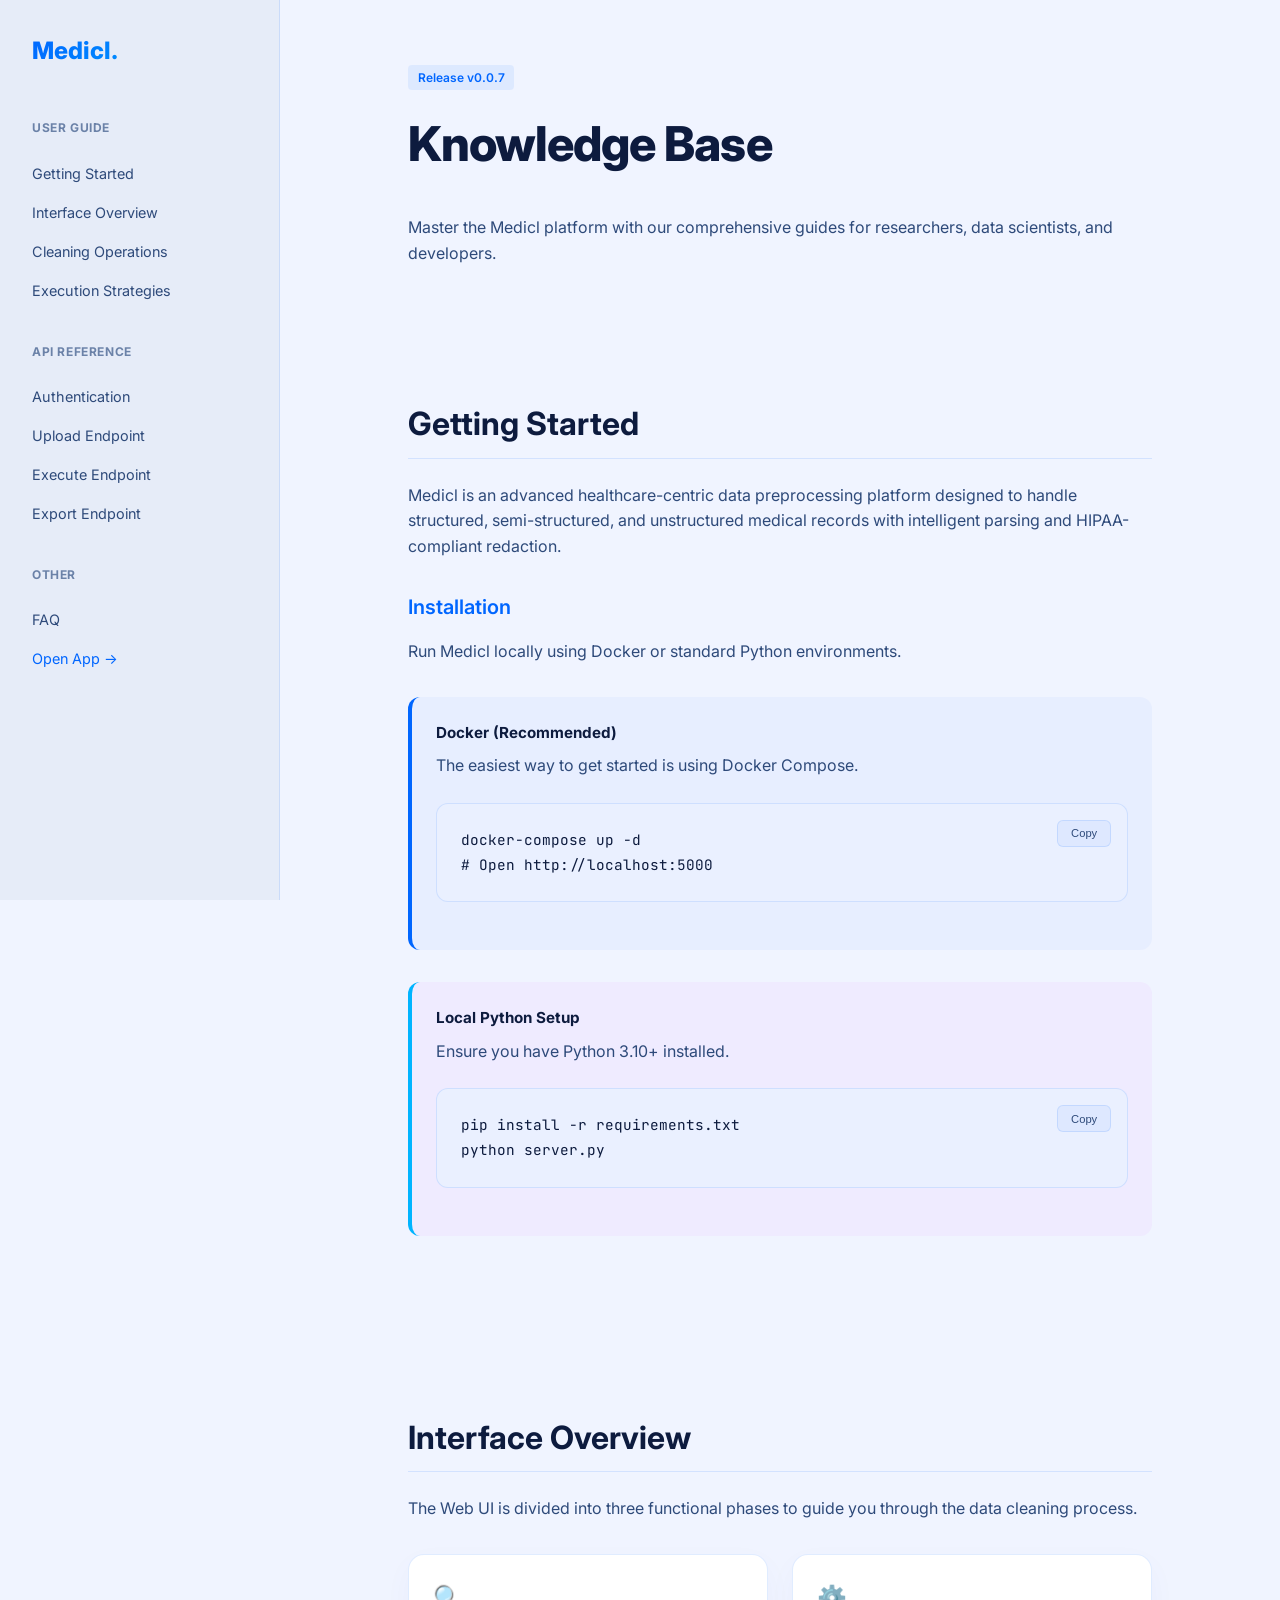
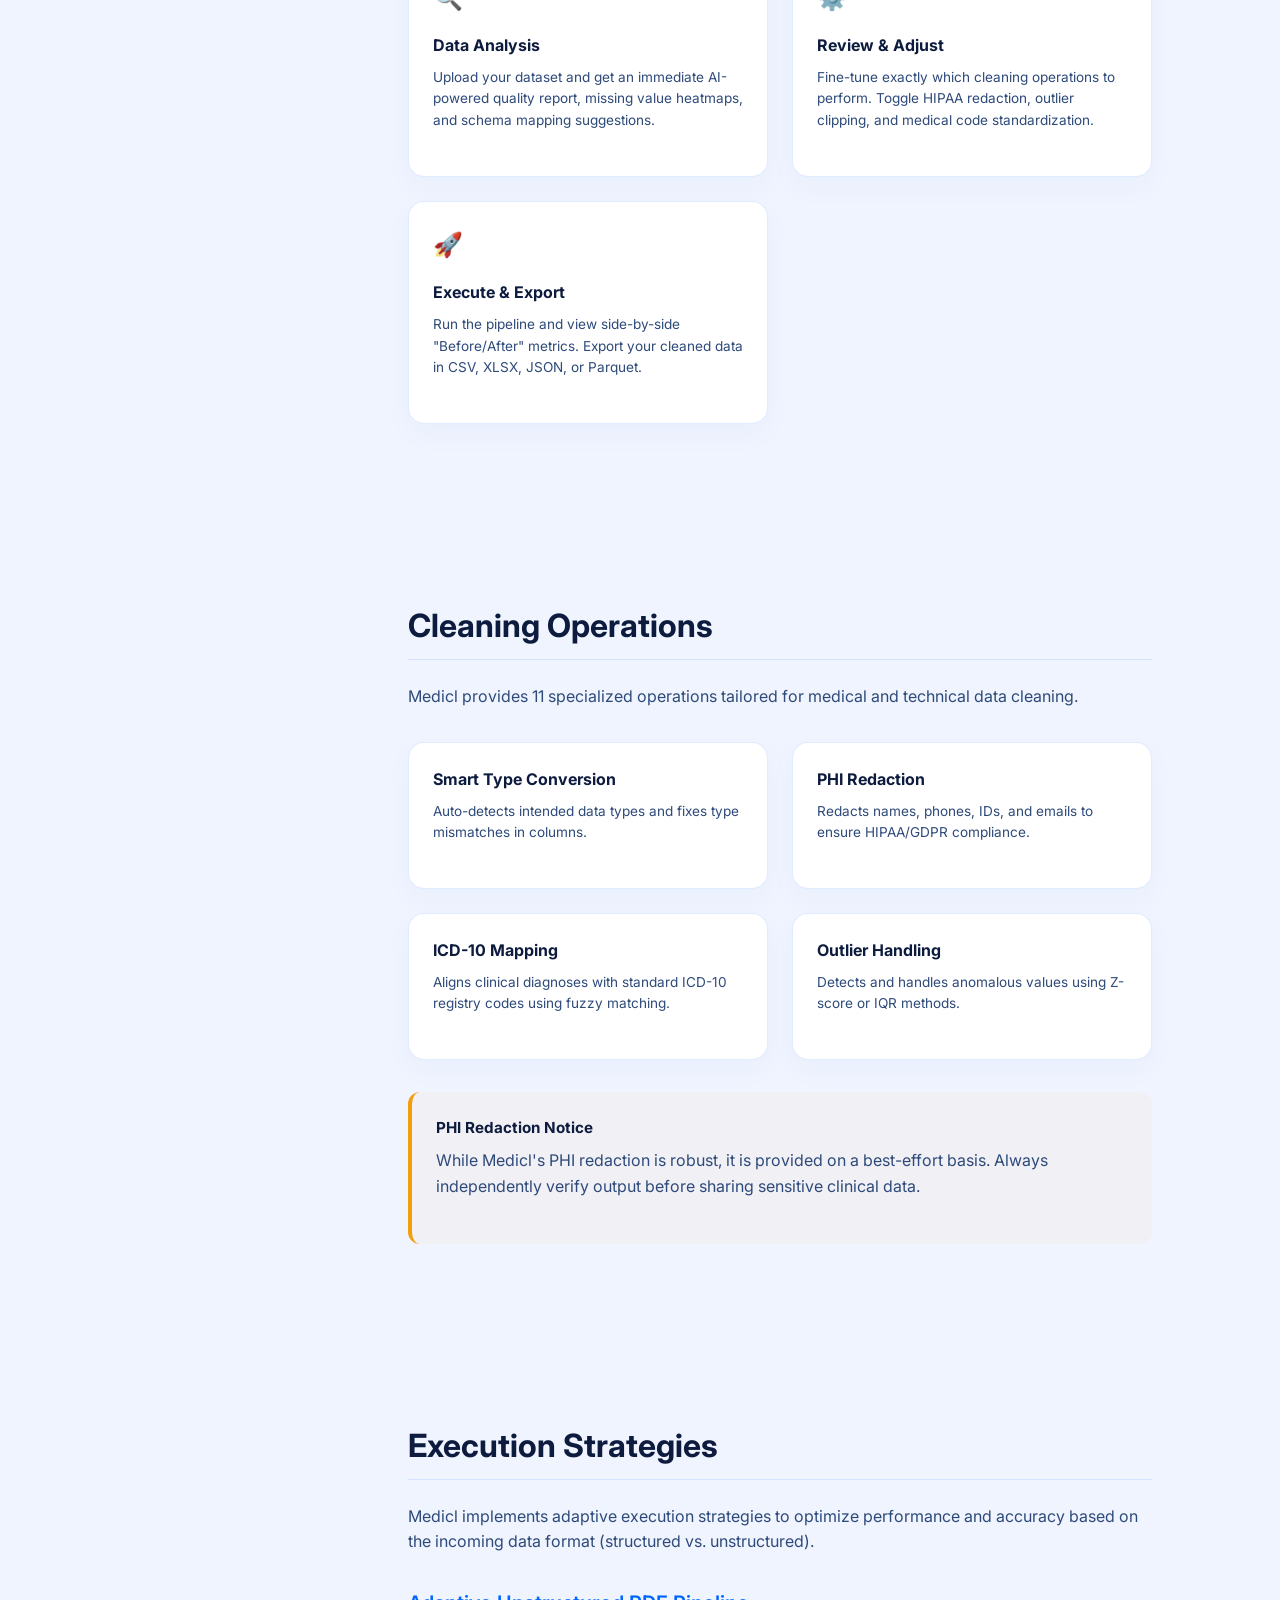
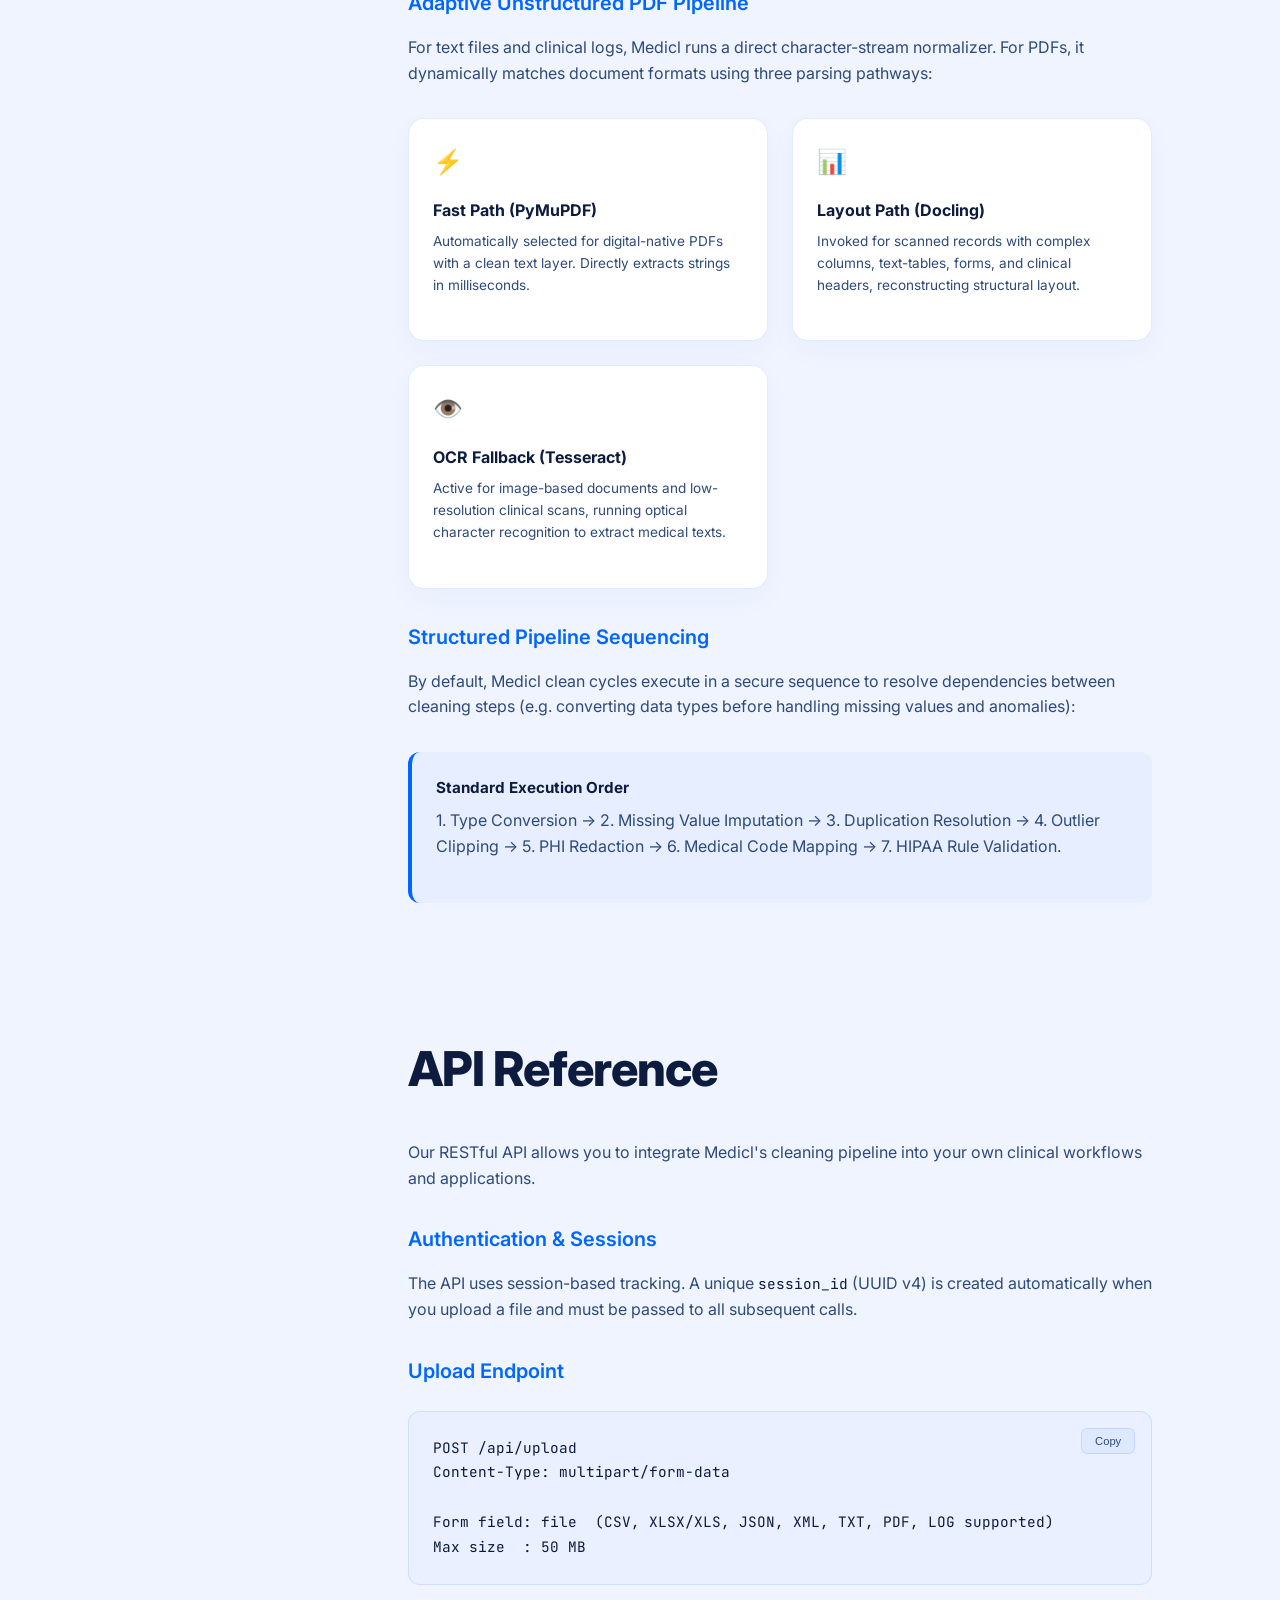
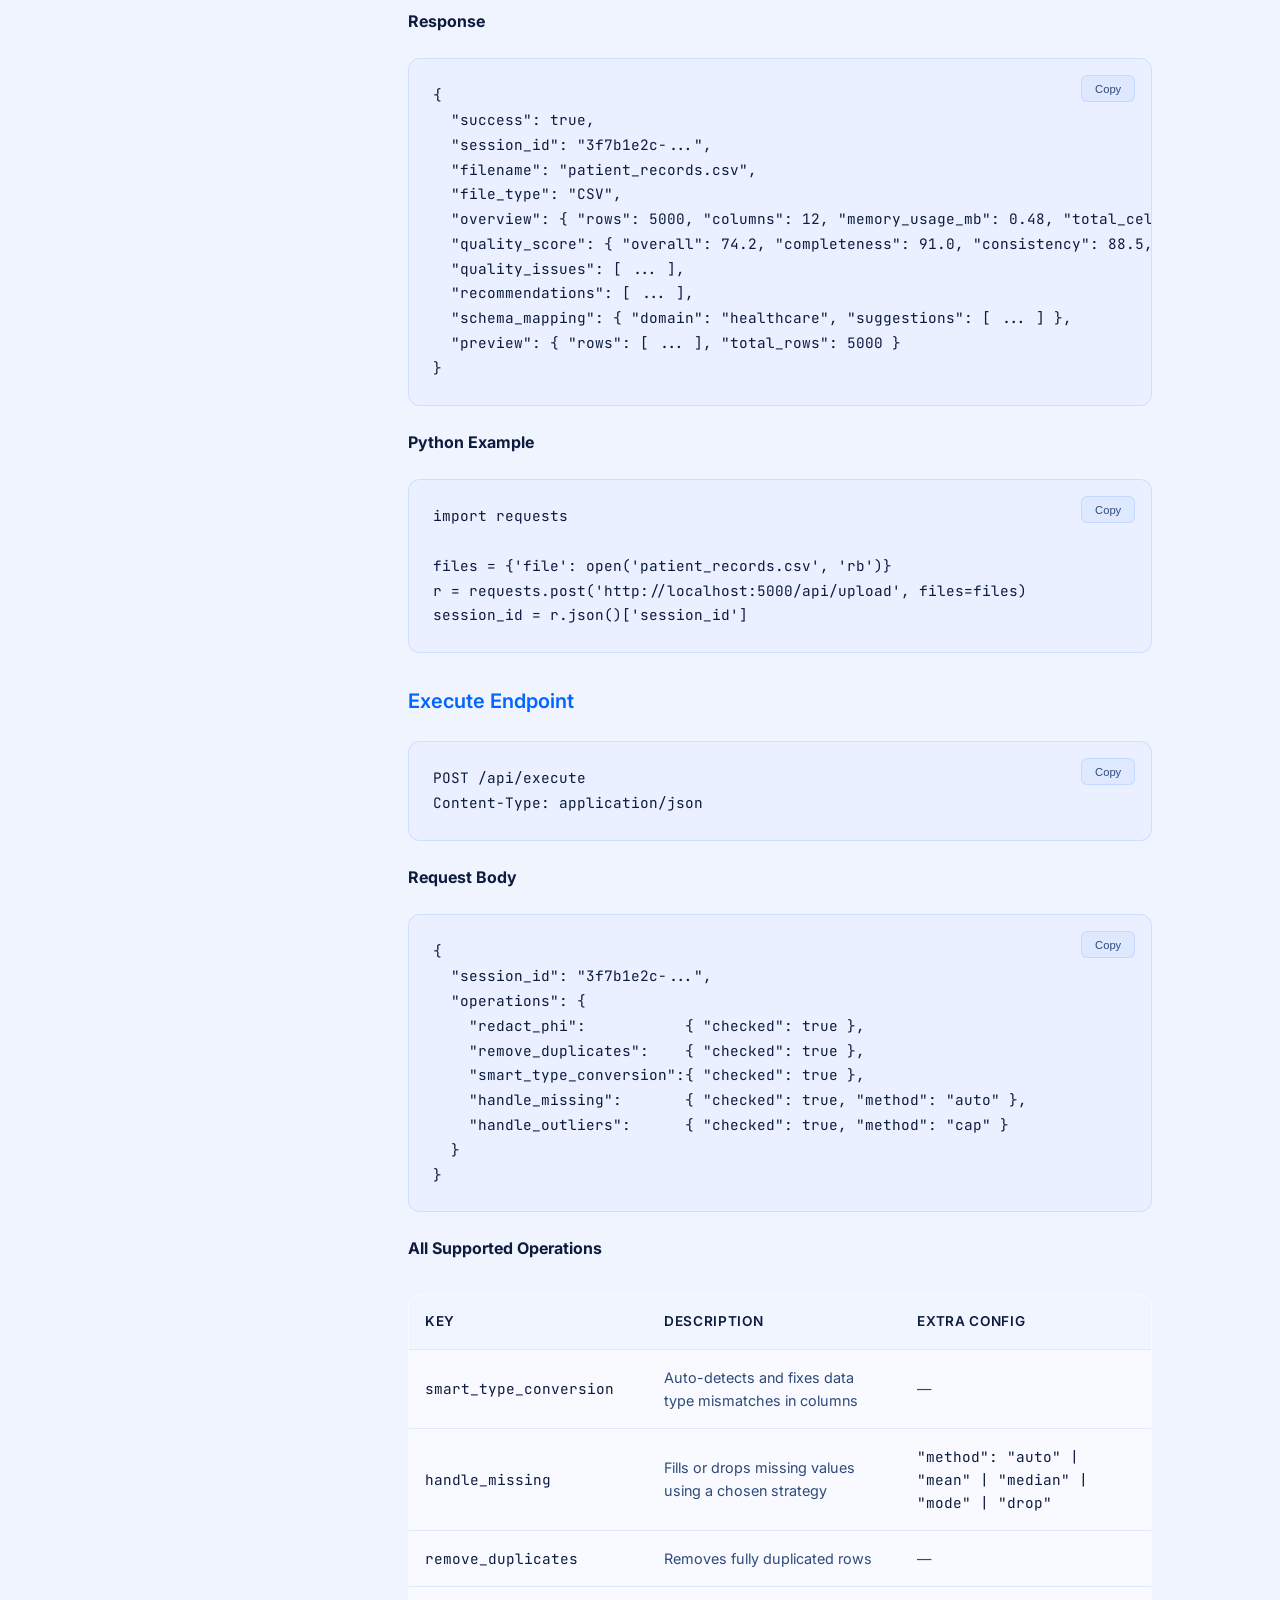
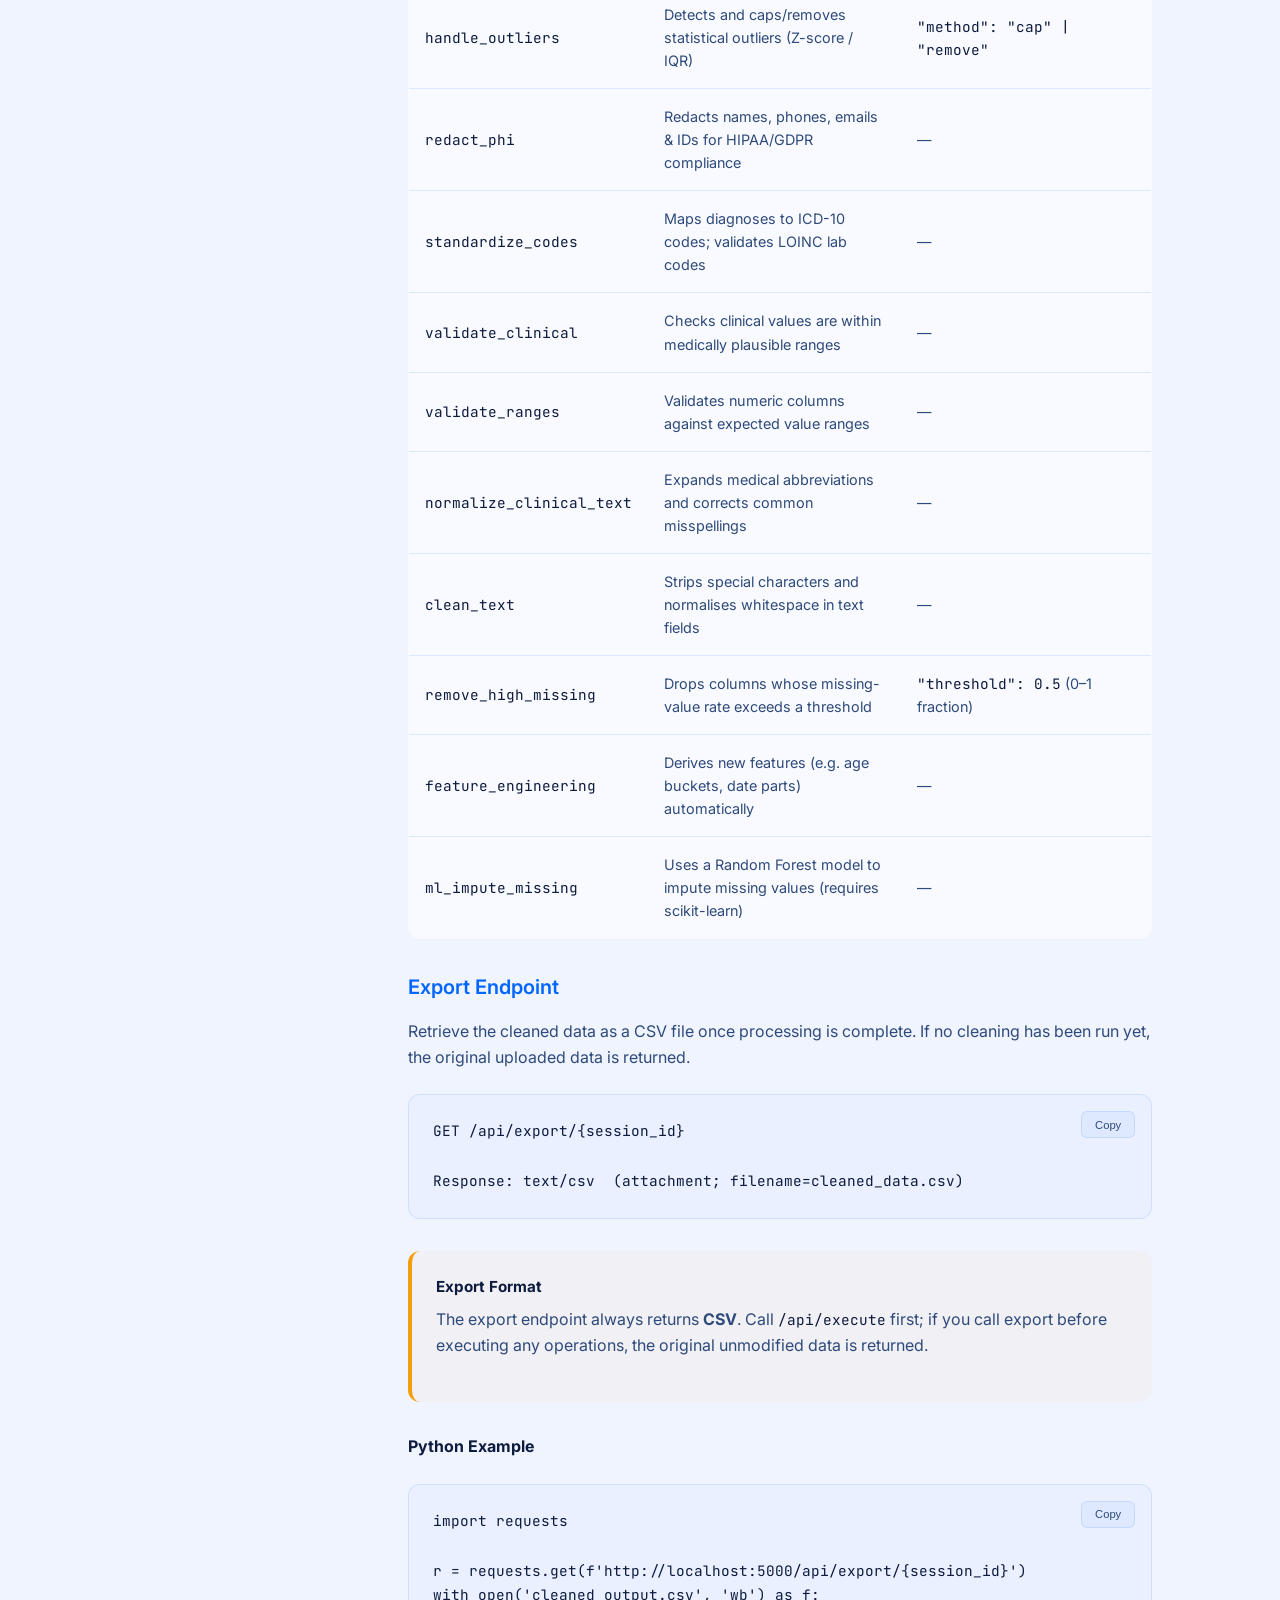
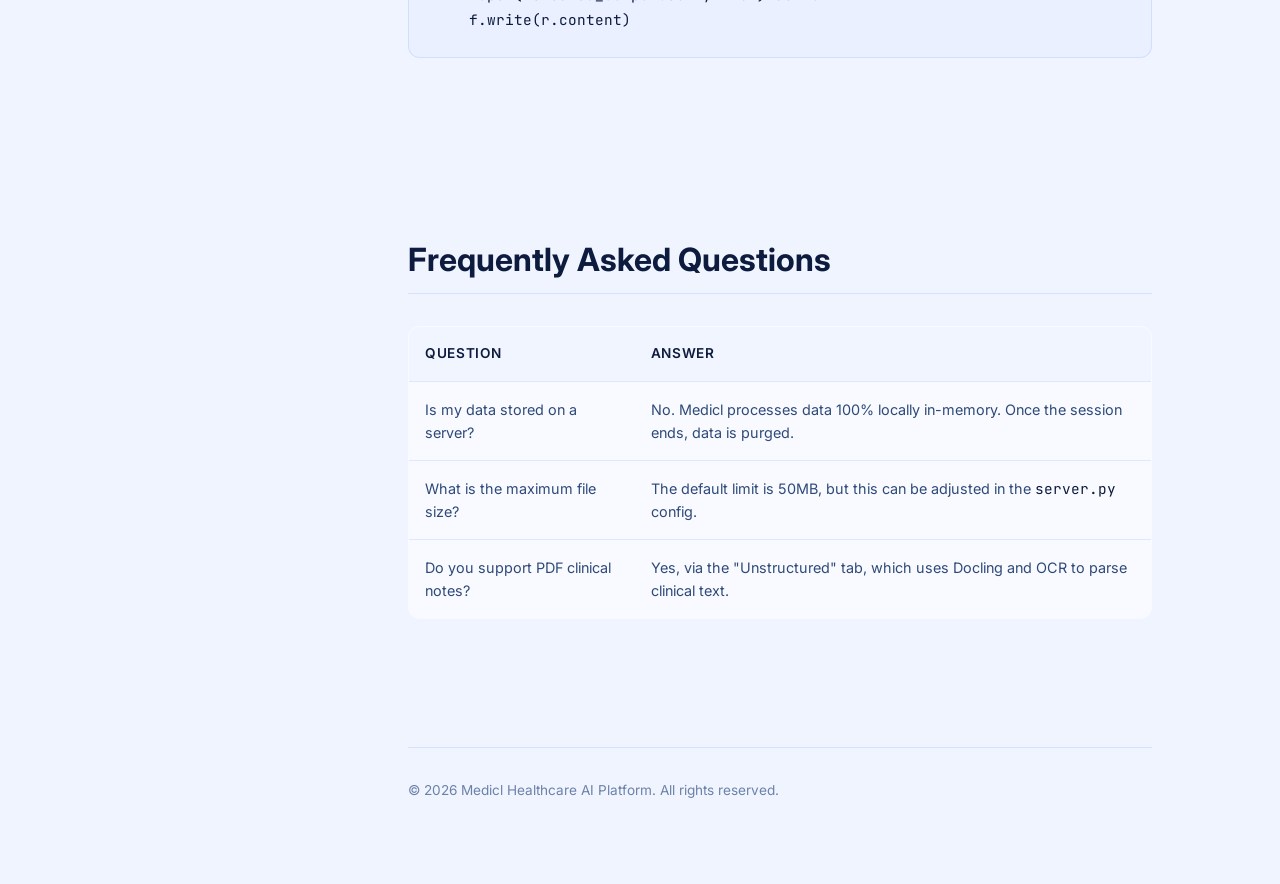
<file: web/templates/docs.html>
<!DOCTYPE html>
<html lang="en">

<head>
    <meta charset="UTF-8">
    <meta name="viewport" content="width=device-width, initial-scale=1.0">
    <title>Medicl Documentation | Smart Data Preprocessing</title>
    <link
        href="https://fonts.googleapis.com/css2?family=Inter:wght@400;500;600;700;800&family=JetBrains+Mono:wght@400;500&display=swap"
        rel="stylesheet">
    <style>
        :root {
            --bg-primary: #F0F4FF;
            --bg-sidebar: #E6ECF8;
            --bg-card: #ffffff;
            --accent-primary: #0066FF;
            --accent-secondary: #00B4FF;
            --accent-gradient: linear-gradient(135deg, #0066FF, #00B4FF);
            --text-primary: #0D1B3E;
            --text-secondary: #2E4A7A;
            --text-muted: #6B82A8;
            --border-color: rgba(0, 102, 255, 0.12);
            --code-bg: #EAF0FF;
            --sidebar-width: 280px;
        }

        * {
            margin: 0;
            padding: 0;
            box-sizing: border-box;
        }

        body {
            font-family: 'Inter', sans-serif;
            background-color: var(--bg-primary);
            color: var(--text-primary);
            line-height: 1.6;
            scroll-behavior: smooth;
        }

        /* Sidebar */
        .sidebar {
            position: fixed;
            left: 0;
            top: 0;
            bottom: 0;
            width: var(--sidebar-width);
            background: var(--bg-sidebar);
            border-right: 1px solid var(--border-color);
            padding: 2rem;
            overflow-y: auto;
            z-index: 100;
        }

        .sidebar-logo {
            font-size: 1.5rem;
            font-weight: 800;
            background: var(--accent-gradient);
            -webkit-background-clip: text;
            background-clip: text;
            -webkit-text-fill-color: transparent;
            margin-bottom: 3rem;
            display: block;
            text-decoration: none;
        }

        .nav-group {
            margin-bottom: 2rem;
        }

        .nav-group-title {
            font-size: 0.75rem;
            font-weight: 700;
            text-transform: uppercase;
            color: var(--text-muted);
            letter-spacing: 0.05em;
            margin-bottom: 1rem;
        }

        .nav-link {
            display: block;
            padding: 0.5rem 0;
            color: var(--text-secondary);
            text-decoration: none;
            font-size: 0.9rem;
            transition: color 0.2s;
        }

        .nav-link:hover {
            color: var(--accent-primary);
        }

        .nav-link.active {
            color: var(--accent-primary);
            font-weight: 600;
        }

        /* Main Content */
        .main-content {
            margin-left: var(--sidebar-width);
            padding: 4rem 8rem 8rem;
            max-width: 1200px;
        }

        section {
            padding-top: 4rem;
            margin-bottom: 4rem;
        }

        h1 {
            font-size: 3rem;
            font-weight: 800;
            margin-bottom: 2rem;
            letter-spacing: -0.02em;
            color: var(--text-primary);
        }

        h2 {
            font-size: 2rem;
            font-weight: 700;
            margin-bottom: 1.5rem;
            margin-top: 3rem;
            border-bottom: 1px solid var(--border-color);
            padding-bottom: 0.5rem;
            color: var(--text-primary);
        }

        h3 {
            font-size: 1.25rem;
            font-weight: 600;
            margin-bottom: 1rem;
            margin-top: 2rem;
            color: var(--accent-primary);
        }

        p {
            margin-bottom: 1.25rem;
            color: var(--text-secondary);
        }

        .tag {
            display: inline-block;
            padding: 0.2rem 0.6rem;
            border-radius: 4px;
            background: rgba(0, 102, 255, 0.08);
            color: #0066FF;
            font-size: 0.75rem;
            font-weight: 600;
            margin-bottom: 1rem;
        }

        /* Code Blocks */
        pre {
            background: var(--code-bg);
            padding: 1.5rem;
            border-radius: 12px;
            border: 1px solid var(--border-color);
            overflow-x: auto;
            margin: 1.5rem 0;
            position: relative;
        }

        code {
            font-family: 'JetBrains Mono', monospace;
            font-size: 0.9rem;
            color: var(--text-primary);
        }

        .copy-btn {
            position: absolute;
            right: 1rem;
            top: 1rem;
            background: rgba(0, 102, 255, 0.05);
            border: 1px solid var(--border-color);
            padding: 0.4rem 0.8rem;
            border-radius: 6px;
            color: var(--text-secondary);
            font-size: 0.7rem;
            cursor: pointer;
            transition: all 0.2s;
        }

        .copy-btn:hover {
            background: rgba(0, 102, 255, 0.1);
            color: var(--text-primary);
        }

        /* Tables */
        table {
            width: 100%;
            border-collapse: collapse;
            margin: 2rem 0;
            background: rgba(255, 255, 255, 0.6);
            border-radius: 12px;
            overflow: hidden;
            border: 1px solid var(--border-color);
        }

        th,
        td {
            padding: 1rem;
            text-align: left;
            border-bottom: 1px solid var(--border-color);
        }

        th {
            background: rgba(0, 102, 255, 0.03);
            font-weight: 600;
            color: var(--text-primary);
            font-size: 0.85rem;
            text-transform: uppercase;
            letter-spacing: 0.05em;
        }

        td {
            color: var(--text-secondary);
            font-size: 0.9rem;
        }

        /* Callouts */
        .callout {
            padding: 1.5rem;
            border-radius: 12px;
            border-left: 4px solid var(--accent-primary);
            background: rgba(0, 102, 255, 0.04);
            margin: 2rem 0;
        }

        .callout.warning {
            border-left-color: #f59e0b;
            background: rgba(245, 158, 11, 0.04);
        }

        .callout-title {
            font-weight: 700;
            margin-bottom: 0.5rem;
            font-size: 0.95rem;
            color: var(--text-primary);
        }

        /* Operation Cards */
        .ops-grid {
            display: grid;
            grid-template-columns: repeat(auto-fit, minmax(280px, 1fr));
            gap: 1.5rem;
            margin: 2rem 0;
        }

        .op-card {
            background: var(--bg-card);
            border: 1px solid var(--border-color);
            padding: 1.5rem;
            border-radius: 16px;
            transition: transform 0.2s;
            box-shadow: 0 10px 30px rgba(0, 60, 180, 0.03);
        }

        .op-card:hover {
            border-color: var(--accent-primary);
            transform: translateY(-4px);
            box-shadow: 0 15px 35px rgba(0, 102, 255, 0.08);
        }

        .op-icon {
            font-size: 1.5rem;
            margin-bottom: 1rem;
            display: block;
        }

        .op-title {
            font-weight: 700;
            margin-bottom: 0.5rem;
            display: block;
            color: var(--text-primary);
        }

        .op-desc {
            font-size: 0.85rem;
            color: var(--text-secondary);
        }

        /* Responsive */
        @media (max-width: 1024px) {
            .main-content {
                margin-left: 0;
                padding: 2rem;
            }

            .sidebar {
                display: none;
            }
        }
    </style>
</head>

<body>

    <aside class="sidebar">
        <a href="/" class="sidebar-logo">Medicl.</a>

        <nav>
            <div class="nav-group">
                <div class="nav-group-title">User Guide</div>
                <a href="#getting-started" class="nav-link">Getting Started</a>
                <a href="#interface" class="nav-link">Interface Overview</a>
                <a href="#operations" class="nav-link">Cleaning Operations</a>
                <a href="#strategies" class="nav-link">Execution Strategies</a>
            </div>

            <div class="nav-group">
                <div class="nav-group-title">API Reference</div>
                <a href="#api-auth" class="nav-link">Authentication</a>
                <a href="#api-upload" class="nav-link">Upload Endpoint</a>
                <a href="#api-execute" class="nav-link">Execute Endpoint</a>
                <a href="#api-export" class="nav-link">Export Endpoint</a>
            </div>

            <div class="nav-group">
                <div class="nav-group-title">Other</div>
                <a href="#faq" class="nav-link">FAQ</a>
                <a href="/app" class="nav-link" style="color: var(--accent-primary)">Open App →</a>
            </div>
        </nav>
    </aside>

    <main class="main-content">
        <header>
            <span class="tag">Release v0.0.7</span>
            <h1>Knowledge Base</h1>
            <p>Master the Medicl platform with our comprehensive guides for researchers, data scientists, and
                developers.</p>
        </header>

        <section id="getting-started">
            <h2>Getting Started</h2>
            <p>Medicl is an advanced healthcare-centric data preprocessing platform designed to handle structured,
                semi-structured, and unstructured medical records with intelligent parsing and HIPAA-compliant
                redaction.</p>

            <h3>Installation</h3>
            <p>Run Medicl locally using Docker or standard Python environments.</p>

            <div class="callout">
                <div class="callout-title">Docker (Recommended)</div>
                <p>The easiest way to get started is using Docker Compose.</p>
                <pre><button class="copy-btn">Copy</button><code>docker-compose up -d
# Open http://localhost:5000</code></pre>
            </div>

            <div class="callout"
                style="border-left-color: var(--accent-secondary); background: rgba(217, 70, 239, 0.05);">
                <div class="callout-title">Local Python Setup</div>
                <p>Ensure you have Python 3.10+ installed.</p>
                <pre><button class="copy-btn">Copy</button><code>pip install -r requirements.txt
python server.py</code></pre>
            </div>
        </section>

        <section id="interface">
            <h2>Interface Overview</h2>
            <p>The Web UI is divided into three functional phases to guide you through the data cleaning process.</p>

            <div class="ops-grid">
                <div class="op-card">
                    <span class="op-icon">🔍</span>
                    <span class="op-title">Data Analysis</span>
                    <p class="op-desc">Upload your dataset and get an immediate AI-powered quality report, missing value
                        heatmaps, and schema mapping suggestions.</p>
                </div>
                <div class="op-card">
                    <span class="op-icon">⚙️</span>
                    <span class="op-title">Review & Adjust</span>
                    <p class="op-desc">Fine-tune exactly which cleaning operations to perform. Toggle HIPAA redaction,
                        outlier clipping, and medical code standardization.</p>
                </div>
                <div class="op-card">
                    <span class="op-icon">🚀</span>
                    <span class="op-title">Execute & Export</span>
                    <p class="op-desc">Run the pipeline and view side-by-side "Before/After" metrics. Export your
                        cleaned data in CSV, XLSX, JSON, or Parquet.</p>
                </div>
            </div>
        </section>

        <section id="operations">
            <h2>Cleaning Operations</h2>
            <p>Medicl provides 11 specialized operations tailored for medical and technical data cleaning.</p>

            <div class="ops-grid">
                <div class="op-card">
                    <span class="op-title">Smart Type Conversion</span>
                    <p class="op-desc">Auto-detects intended data types and fixes type mismatches in columns.</p>
                </div>
                <div class="op-card">
                    <span class="op-title">PHI Redaction</span>
                    <p class="op-desc">Redacts names, phones, IDs, and emails to ensure HIPAA/GDPR compliance.</p>
                </div>
                <div class="op-card">
                    <span class="op-title">ICD-10 Mapping</span>
                    <p class="op-desc">Aligns clinical diagnoses with standard ICD-10 registry codes using fuzzy
                        matching.</p>
                </div>
                <div class="op-card">
                    <span class="op-title">Outlier Handling</span>
                    <p class="op-desc">Detects and handles anomalous values using Z-score or IQR methods.</p>
                </div>
            </div>

            <div class="callout warning">
                <div class="callout-title">PHI Redaction Notice</div>
                <p>While Medicl's PHI redaction is robust, it is provided on a best-effort basis. Always independently
                    verify output before sharing sensitive clinical data.</p>
            </div>
        </section>

        <section id="strategies">
            <h2>Execution Strategies</h2>
            <p>Medicl implements adaptive execution strategies to optimize performance and accuracy based on the incoming data format (structured vs. unstructured).</p>

            <h3>Adaptive Unstructured PDF Pipeline</h3>
            <p>For text files and clinical logs, Medicl runs a direct character-stream normalizer. For PDFs, it dynamically matches document formats using three parsing pathways:</p>

            <div class="ops-grid">
                <div class="op-card">
                    <span class="op-icon">⚡</span>
                    <span class="op-title">Fast Path (PyMuPDF)</span>
                    <p class="op-desc">Automatically selected for digital-native PDFs with a clean text layer. Directly extracts strings in milliseconds.</p>
                </div>
                <div class="op-card">
                    <span class="op-icon">📊</span>
                    <span class="op-title">Layout Path (Docling)</span>
                    <p class="op-desc">Invoked for scanned records with complex columns, text-tables, forms, and clinical headers, reconstructing structural layout.</p>
                </div>
                <div class="op-card">
                    <span class="op-icon">👁️</span>
                    <span class="op-title">OCR Fallback (Tesseract)</span>
                    <p class="op-desc">Active for image-based documents and low-resolution clinical scans, running optical character recognition to extract medical texts.</p>
                </div>
            </div>

            <h3>Structured Pipeline Sequencing</h3>
            <p>By default, Medicl clean cycles execute in a secure sequence to resolve dependencies between cleaning steps (e.g. converting data types before handling missing values and anomalies):</p>
            
            <div class="callout">
                <div class="callout-title">Standard Execution Order</div>
                <p>1. Type Conversion &rarr; 2. Missing Value Imputation &rarr; 3. Duplication Resolution &rarr; 4. Outlier Clipping &rarr; 5. PHI Redaction &rarr; 6. Medical Code Mapping &rarr; 7. HIPAA Rule Validation.</p>
            </div>
        </section>

        <section id="api-reference">
            <h1>API Reference</h1>
            <p>Our RESTful API allows you to integrate Medicl's cleaning pipeline into your own clinical workflows and
                applications.</p>

            <h3 id="api-auth">Authentication &amp; Sessions</h3>
            <p>The API uses session-based tracking. A unique <code>session_id</code> (UUID v4) is created automatically
                when you upload a file and must be passed to all subsequent calls.</p>

            <h3 id="api-upload">Upload Endpoint</h3>
            <pre><button class="copy-btn">Copy</button><code>POST /api/upload
Content-Type: multipart/form-data

Form field: file  (CSV, XLSX/XLS, JSON, XML, TXT, PDF, LOG supported)
Max size  : 50 MB</code></pre>

            <h4>Response</h4>
            <pre><button class="copy-btn">Copy</button><code>{
  "success": true,
  "session_id": "3f7b1e2c-...",
  "filename": "patient_records.csv",
  "file_type": "CSV",
  "overview": { "rows": 5000, "columns": 12, "memory_usage_mb": 0.48, "total_cells": 60000 },
  "quality_score": { "overall": 74.2, "completeness": 91.0, "consistency": 88.5, ... },
  "quality_issues": [ ... ],
  "recommendations": [ ... ],
  "schema_mapping": { "domain": "healthcare", "suggestions": [ ... ] },
  "preview": { "rows": [ ... ], "total_rows": 5000 }
}</code></pre>

            <h4>Python Example</h4>
            <pre><button class="copy-btn">Copy</button><code>import requests

files = {'file': open('patient_records.csv', 'rb')}
r = requests.post('http://localhost:5000/api/upload', files=files)
session_id = r.json()['session_id']</code></pre>

            <h3 id="api-execute">Execute Endpoint</h3>
            <pre><button class="copy-btn">Copy</button><code>POST /api/execute
Content-Type: application/json</code></pre>

            <h4>Request Body</h4>
            <pre><button class="copy-btn">Copy</button><code>{
  "session_id": "3f7b1e2c-...",
  "operations": {
    "redact_phi":           { "checked": true },
    "remove_duplicates":    { "checked": true },
    "smart_type_conversion":{ "checked": true },
    "handle_missing":       { "checked": true, "method": "auto" },
    "handle_outliers":      { "checked": true, "method": "cap" }
  }
}</code></pre>

            <h4>All Supported Operations</h4>
            <table>
                <tr>
                    <th>Key</th>
                    <th>Description</th>
                    <th>Extra Config</th>
                </tr>
                <tr>
                    <td><code>smart_type_conversion</code></td>
                    <td>Auto-detects and fixes data type mismatches in columns</td>
                    <td>—</td>
                </tr>
                <tr>
                    <td><code>handle_missing</code></td>
                    <td>Fills or drops missing values using a chosen strategy</td>
                    <td><code>"method": "auto" | "mean" | "median" | "mode" | "drop"</code></td>
                </tr>
                <tr>
                    <td><code>remove_duplicates</code></td>
                    <td>Removes fully duplicated rows</td>
                    <td>—</td>
                </tr>
                <tr>
                    <td><code>handle_outliers</code></td>
                    <td>Detects and caps/removes statistical outliers (Z-score / IQR)</td>
                    <td><code>"method": "cap" | "remove"</code></td>
                </tr>
                <tr>
                    <td><code>redact_phi</code></td>
                    <td>Redacts names, phones, emails &amp; IDs for HIPAA/GDPR compliance</td>
                    <td>—</td>
                </tr>
                <tr>
                    <td><code>standardize_codes</code></td>
                    <td>Maps diagnoses to ICD-10 codes; validates LOINC lab codes</td>
                    <td>—</td>
                </tr>
                <tr>
                    <td><code>validate_clinical</code></td>
                    <td>Checks clinical values are within medically plausible ranges</td>
                    <td>—</td>
                </tr>
                <tr>
                    <td><code>validate_ranges</code></td>
                    <td>Validates numeric columns against expected value ranges</td>
                    <td>—</td>
                </tr>
                <tr>
                    <td><code>normalize_clinical_text</code></td>
                    <td>Expands medical abbreviations and corrects common misspellings</td>
                    <td>—</td>
                </tr>
                <tr>
                    <td><code>clean_text</code></td>
                    <td>Strips special characters and normalises whitespace in text fields</td>
                    <td>—</td>
                </tr>
                <tr>
                    <td><code>remove_high_missing</code></td>
                    <td>Drops columns whose missing-value rate exceeds a threshold</td>
                    <td><code>"threshold": 0.5</code> (0–1 fraction)</td>
                </tr>
                <tr>
                    <td><code>feature_engineering</code></td>
                    <td>Derives new features (e.g. age buckets, date parts) automatically</td>
                    <td>—</td>
                </tr>
                <tr>
                    <td><code>ml_impute_missing</code></td>
                    <td>Uses a Random Forest model to impute missing values (requires scikit-learn)</td>
                    <td>—</td>
                </tr>
            </table>

            <h3 id="api-export">Export Endpoint</h3>
            <p>Retrieve the cleaned data as a CSV file once processing is complete. If no cleaning has been run yet, the
                original uploaded data is returned.</p>
            <pre><button class="copy-btn">Copy</button><code>GET /api/export/{session_id}

Response: text/csv  (attachment; filename=cleaned_data.csv)</code></pre>

            <div class="callout warning">
                <div class="callout-title">Export Format</div>
                <p>The export endpoint always returns <strong>CSV</strong>. Call <code>/api/execute</code> first; if you
                    call export before executing any operations, the original unmodified data is returned.</p>
            </div>

            <h4>Python Example</h4>
            <pre><button class="copy-btn">Copy</button><code>import requests

r = requests.get(f'http://localhost:5000/api/export/{session_id}')
with open('cleaned_output.csv', 'wb') as f:
    f.write(r.content)</code></pre>
        </section>

        <section id="faq">
            <h2>Frequently Asked Questions</h2>
            <table>
                <tr>
                    <th>Question</th>
                    <th>Answer</th>
                </tr>
                <tr>
                    <td>Is my data stored on a server?</td>
                    <td>No. Medicl processes data 100% locally in-memory. Once the session ends, data is purged.</td>
                </tr>
                <tr>
                    <td>What is the maximum file size?</td>
                    <td>The default limit is 50MB, but this can be adjusted in the <code>server.py</code> config.</td>
                </tr>
                <tr>
                    <td>Do you support PDF clinical notes?</td>
                    <td>Yes, via the "Unstructured" tab, which uses Docling and OCR to parse clinical text.</td>
                </tr>
            </table>
        </section>

        <footer
            style="margin-top: 8rem; border-top: 1px solid var(--border-color); padding-top: 2rem; color: var(--text-muted); font-size: 0.85rem;">
            &copy; 2026 Medicl Healthcare AI Platform. All rights reserved.
        </footer>
    </main>

    <script>
        // Simple scroll spy logic
        const links = document.querySelectorAll('.nav-link');
        const sections = document.querySelectorAll('section');

        window.addEventListener('scroll', () => {
            let current = '';
            sections.forEach(section => {
                const sectionTop = section.offsetTop;
                if (pageYOffset >= sectionTop - 100) {
                    current = section.getAttribute('id');
                }
            });

            links.forEach(link => {
                link.classList.remove('active');
                if (link.getAttribute('href').includes(current)) {
                    link.classList.add('active');
                }
            });
        });

        // Copy button logic
        document.querySelectorAll('.copy-btn').forEach(btn => {
            btn.addEventListener('click', () => {
                const code = btn.nextElementSibling.innerText;
                navigator.clipboard.writeText(code);
                btn.innerText = 'Copied!';
                setTimeout(() => btn.innerText = 'Copy', 2000);
            });
        });
    </aside >
</body >
</html >
</file>
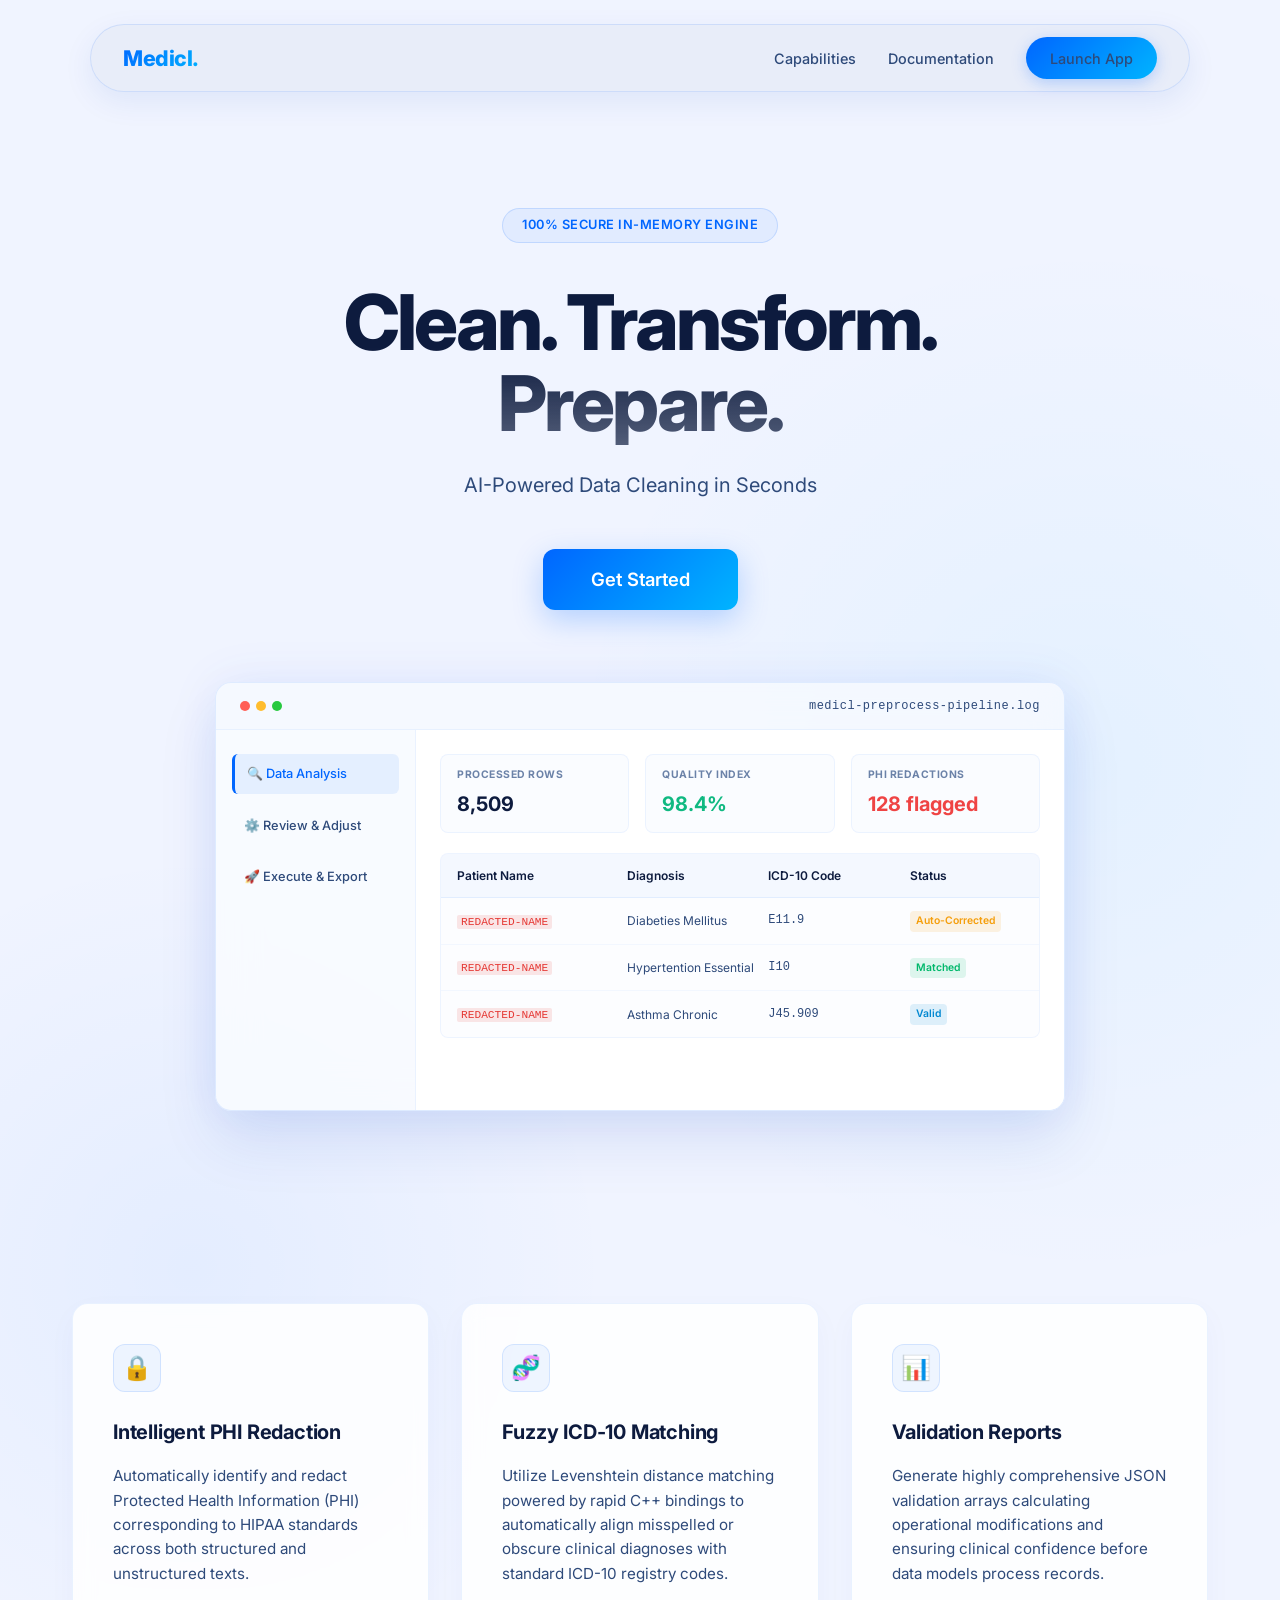
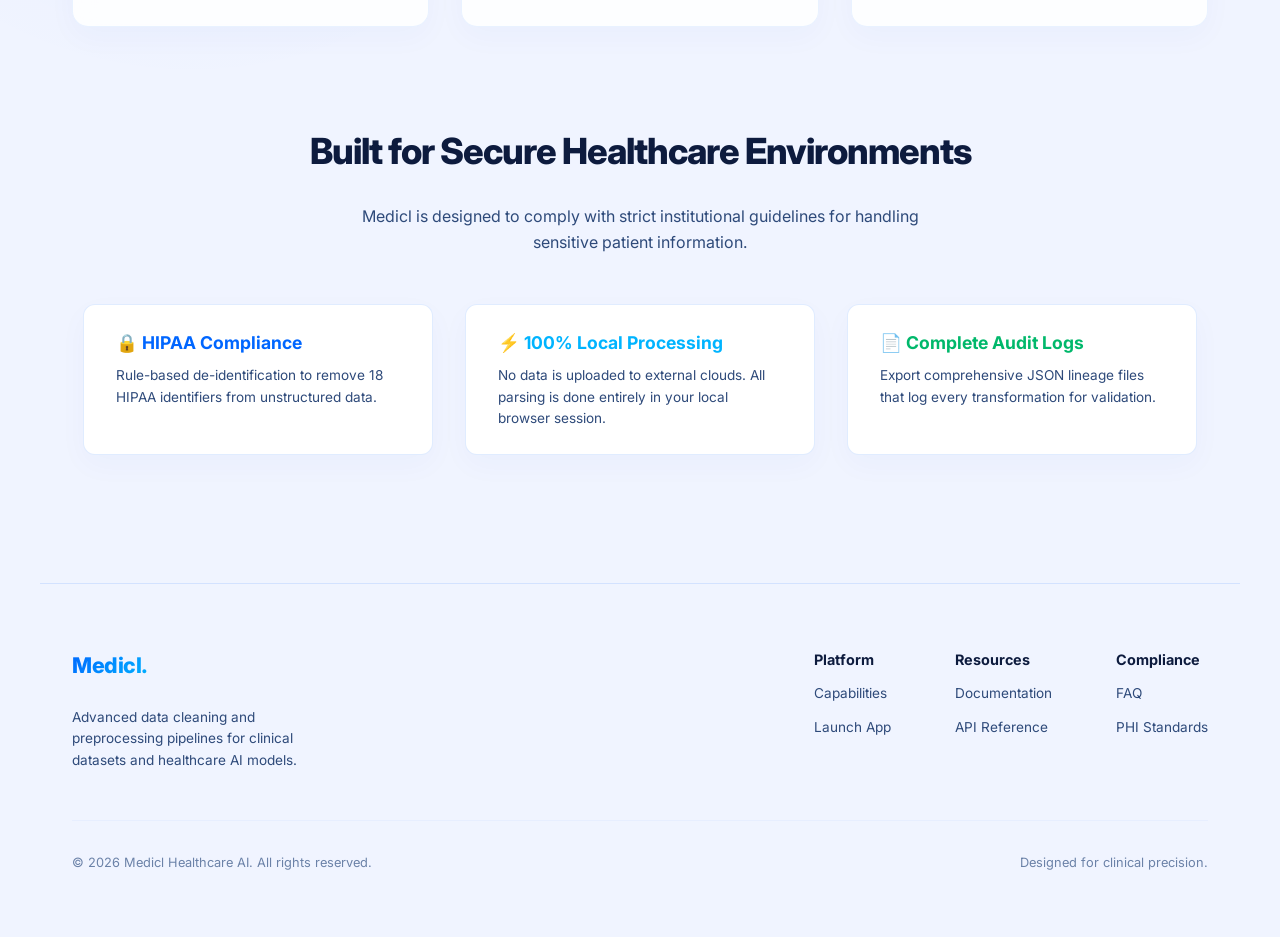
<file: web/templates/landing.html>
<!DOCTYPE html>
<html lang="en">
<head>
    <meta charset="UTF-8">
    <meta name="viewport" content="width=device-width, initial-scale=1.0">
    <title>Medicl | Smart Data Preprocessing Platform</title>
    <link href="https://fonts.googleapis.com/css2?family=Inter:wght@400;500;600;700;800&display=swap" rel="stylesheet">
    <style>
        :root {
            --bg-primary: #F0F4FF;
            --bg-secondary: #E6ECF8;
            --bg-nav: rgba(230, 236, 248, 0.8);
            --text-primary: #0D1B3E;
            --text-secondary: #2E4A7A;
            --text-muted: #6B82A8;
            --accent-primary: #0066FF;
            --accent-secondary: #00B4FF;
            --accent-gradient: linear-gradient(135deg, #0066FF, #00B4FF);
            --accent-glow: rgba(0, 180, 255, 0.25);
        }

        * { margin: 0; padding: 0; box-sizing: border-box; }

        body {
            font-family: 'Inter', sans-serif;
            background-color: var(--bg-primary);
            color: var(--text-primary);
            line-height: 1.6;
            overflow-x: hidden;
            background-image: 
                radial-gradient(circle at 15% 50%, rgba(0, 102, 255, 0.05), transparent 25%),
                radial-gradient(circle at 85% 30%, rgba(0, 180, 255, 0.05), transparent 25%);
        }

        /* Navbar */
        nav {
            position: fixed;
            top: 1.5rem; left: 50%; transform: translateX(-50%);
            width: calc(100% - 3rem); max-width: 1100px;
            background: var(--bg-nav);
            backdrop-filter: blur(16px);
            -webkit-backdrop-filter: blur(16px);
            border: 1px solid rgba(0, 102, 255, 0.12);
            border-radius: 100px;
            z-index: 1000;
            box-shadow: 0 10px 30px rgba(0, 60, 180, 0.08);
            transition: all 0.3s ease;
        }

        .nav-container {
            max-width: 1200px; margin: 0 auto;
            padding: 0.75rem 2rem;
            display: flex; justify-content: space-between; align-items: center;
        }

        .logo {
            font-size: 1.35rem; font-weight: 800; letter-spacing: -0.5px;
            background: var(--accent-gradient);
            -webkit-background-clip: text;
            background-clip: text;
            -webkit-text-fill-color: transparent;
            text-decoration: none;
            transition: opacity 0.2s ease, transform 0.2s ease;
            display: inline-flex;
            align-items: center;
        }
        .logo:hover {
            opacity: 0.9;
            transform: scale(1.02);
        }

        .nav-links {
            display: flex;
            align-items: center;
        }

        .nav-links a {
            color: var(--text-secondary); text-decoration: none;
            margin-left: 2rem; font-size: 0.9rem; font-weight: 500; transition: color 0.2s;
        }

        .nav-links a:hover { color: var(--accent-primary); }

        .btn-launch {
            background: var(--accent-gradient);
            color: #ffffff;
            padding: 0.6rem 1.5rem; border-radius: 99px;
            font-weight: 600; text-decoration: none;
            transition: all 0.3s cubic-bezier(0.16, 1, 0.3, 1);
            margin-left: 2rem;
            box-shadow: 0 4px 15px rgba(0, 102, 255, 0.25);
        }

        .btn-launch:hover {
            box-shadow: 0 6px 25px rgba(0, 102, 255, 0.45);
            transform: translateY(-1px) scale(1.03);
        }

        /* Hero */
        .hero {
            padding: 13rem 2rem 6rem; text-align: center;
            max-width: 950px; margin: 0 auto;
        }

        .badge {
            display: inline-block;
            padding: 0.4rem 1.2rem; border-radius: 99px;
            background: rgba(0, 102, 255, 0.06);
            border: 1px solid rgba(0, 102, 255, 0.15);
            color: #0066FF; font-size: 0.8rem; font-weight: 600;
            margin-bottom: 2.5rem;
            letter-spacing: 0.5px;
            text-transform: uppercase;
        }

        h1 {
            font-size: 4.8rem; font-weight: 800; line-height: 1.05; letter-spacing: -3px;
            margin-bottom: 1.5rem;
            background: linear-gradient(180deg, #0D1B3E 40%, rgba(13,27,62,0.7) 100%);
            -webkit-background-clip: text;
            -webkit-text-fill-color: transparent;
            background-clip: text;
        }

        p.subtitle {
            font-size: 1.25rem; color: var(--text-secondary);
            margin-bottom: 3rem; max-width: 650px; margin-left: auto; margin-right: auto;
            line-height: 1.6;
        }

        .cta-group {
            display: flex; gap: 1rem; justify-content: center;
        }

        .btn-primary-large {
            background: var(--accent-gradient); color: white;
            padding: 1rem 3rem; border-radius: 12px;
            font-size: 1.15rem; font-weight: 600; text-decoration: none;
            transition: all 0.3s cubic-bezier(0.16, 1, 0.3, 1);
            box-shadow: 0 10px 30px rgba(0, 102, 255, 0.25);
        }

        .btn-primary-large:hover {
            transform: translateY(-2px); box-shadow: 0 15px 40px rgba(0, 102, 255, 0.45);
        }

        /* Dashboard Mockup */
        .dashboard-mockup {
            max-width: 850px;
            margin: 4.5rem auto 0;
            background: rgba(255, 255, 255, 0.85);
            border: 1px solid rgba(0, 102, 255, 0.12);
            border-radius: 16px;
            overflow: hidden;
            box-shadow: 0 30px 60px rgba(0, 60, 180, 0.1), 0 0 50px rgba(0, 102, 255, 0.08);
            backdrop-filter: blur(20px);
            -webkit-backdrop-filter: blur(20px);
            text-align: left;
            animation: mockup-float 6s ease-in-out infinite;
        }

        @keyframes mockup-float {
            0%, 100% { transform: translateY(0); }
            50% { transform: translateY(-8px); }
        }

        .mock-header {
            background: rgba(0, 102, 255, 0.03);
            padding: 0.85rem 1.5rem;
            border-bottom: 1px solid rgba(0, 102, 255, 0.06);
            display: flex;
            align-items: center;
            justify-content: space-between;
        }

        .mock-dots { display: flex; gap: 6px; }
        .mock-dot { width: 10px; height: 10px; border-radius: 50%; display: inline-block; }
        .mock-dot.red { background: #ff5f56; }
        .mock-dot.yellow { background: #ffbd2e; }
        .mock-dot.green { background: #27c93f; }

        .mock-title {
            font-size: 0.75rem;
            color: var(--text-secondary);
            font-family: monospace;
            letter-spacing: 0.5px;
        }

        .mock-grid {
            display: grid;
            grid-template-columns: 200px 1fr;
            height: 380px;
        }

        .mock-sidebar {
            background: rgba(0, 102, 255, 0.02);
            border-right: 1px solid rgba(0, 102, 255, 0.06);
            padding: 1.5rem 1rem;
            display: flex;
            flex-direction: column;
            gap: 0.75rem;
        }

        .mock-nav-item {
            padding: 0.6rem 0.75rem;
            border-radius: 6px;
            font-size: 0.8rem;
            color: var(--text-secondary);
            display: flex;
            align-items: center;
            gap: 10px;
            font-weight: 500;
        }

        .mock-nav-item.active {
            background: rgba(0, 102, 255, 0.08);
            color: var(--accent-primary);
            border-left: 3px solid #0066FF;
        }

        .mock-body {
            padding: 1.5rem;
            display: flex;
            flex-direction: column;
            gap: 1.25rem;
            background: #ffffff;
        }

        .mock-stats {
            display: grid;
            grid-template-columns: repeat(3, 1fr);
            gap: 1rem;
        }

        .mock-stat {
            background: rgba(0, 102, 255, 0.02);
            border: 1px solid rgba(0, 102, 255, 0.06);
            padding: 0.75rem 1rem;
            border-radius: 8px;
        }

        .mock-stat h4 {
            font-size: 0.65rem;
            color: var(--text-muted);
            text-transform: uppercase;
            margin-bottom: 4px;
            letter-spacing: 0.5px;
        }

        .mock-stat p {
            font-size: 1.25rem;
            font-weight: 700;
            color: var(--text-primary);
        }

        .mock-table {
            background: rgba(0, 102, 255, 0.01);
            border: 1px solid rgba(0, 102, 255, 0.06);
            border-radius: 8px;
            font-size: 0.75rem;
            overflow: hidden;
        }

        .mock-table-row {
            display: grid;
            grid-template-columns: 1.2fr 1fr 1fr 0.8fr;
            padding: 0.75rem 1rem;
            border-bottom: 1px solid rgba(0, 102, 255, 0.04);
            align-items: center;
            color: var(--text-secondary);
        }

        .mock-table-row.header {
            background: rgba(0, 102, 255, 0.03);
            font-weight: 600;
            color: var(--text-primary);
            border-bottom: 1px solid rgba(0, 102, 255, 0.08);
        }

        .mock-table-row:last-child { border-bottom: none; }

        .mock-badge {
            display: inline-block;
            padding: 2px 6px;
            border-radius: 4px;
            font-size: 0.65rem;
            font-weight: 600;
            text-align: center;
            width: fit-content;
        }

        .mock-badge.success { background: rgba(0, 184, 107, 0.12); color: #00B86B; }
        .mock-badge.warning { background: rgba(245, 158, 11, 0.12); color: #f59e0b; }
        .mock-badge.info { background: rgba(2, 136, 209, 0.12); color: #0288D1; }

        .redacted-placeholder {
            font-family: monospace;
            background: rgba(229, 57, 53, 0.12);
            color: #E53935;
            padding: 1px 4px;
            border-radius: 2px;
            font-size: 0.7rem;
        }

        /* Features */
        .features { max-width: 1200px; margin: 6rem auto 6rem; padding: 0 2rem; }
        
        .grid {
            display: grid; grid-template-columns: repeat(auto-fit, minmax(300px, 1fr)); gap: 2rem;
        }

        .card {
            background: rgba(255, 255, 255, 0.85);
            border: 1px solid rgba(0, 102, 255, 0.08);
            padding: 2.5rem; border-radius: 16px;
            transition: all 0.3s cubic-bezier(0.16, 1, 0.3, 1);
            backdrop-filter: blur(10px);
            box-shadow: 0 10px 30px rgba(0, 60, 180, 0.03);
        }

        .card:hover {
            border-color: rgba(0, 102, 255, 0.3);
            background: #ffffff;
            transform: translateY(-5px);
            box-shadow: 0 15px 35px rgba(0, 102, 255, 0.08);
        }

        .card h3 { font-size: 1.25rem; margin-bottom: 1rem; color: var(--text-primary); letter-spacing: -0.2px; }
        .card p { color: var(--text-secondary); font-size: 0.95rem; line-height: 1.6; }

        .icon-box {
            width: 48px; height: 48px; border-radius: 12px;
            background: rgba(0, 102, 255, 0.06);
            border: 1px solid rgba(0, 102, 255, 0.12);
            display: flex; align-items: center; justify-content: center;
            margin-bottom: 1.5rem; font-size: 1.5rem;
            color: #0066FF;
        }

        @media (max-width: 768px) {
            h1 { font-size: 3rem; letter-spacing: -1.5px; }
            .mock-grid { grid-template-columns: 1fr; }
            .mock-sidebar { display: none; }
            nav { width: calc(100% - 1.5rem); top: 0.75rem; }
        }
    </style>
</head>
<body>

    <nav>
        <div class="nav-container">
            <a href="/" class="logo">Medicl.</a>
            <div class="nav-links">
                <a href="#features">Capabilities</a>
                <a href="/docs">Documentation</a>
                <a href="/app" class="btn-launch">Launch App</a>
            </div>
        </div>
    </nav>

    <header class="hero">
        <div class="badge">100% Secure In-Memory Engine</div>
        <h1>Clean. Transform. Prepare.</h1>
        <p class="subtitle">AI-Powered Data Cleaning in Seconds</p>
        <div class="cta-group">
            <a href="/app" class="btn-primary-large">Get Started</a>
        </div>

        <!-- Interactive Preview Dashboard Mockup -->
        <div class="dashboard-mockup">
            <div class="mock-header">
                <div class="mock-dots">
                    <span class="mock-dot red"></span>
                    <span class="mock-dot yellow"></span>
                    <span class="mock-dot green"></span>
                </div>
                <div class="mock-title">medicl-preprocess-pipeline.log</div>
            </div>
            <div class="mock-grid">
                <aside class="mock-sidebar">
                    <div class="mock-nav-item active">🔍 Data Analysis</div>
                    <div class="mock-nav-item">⚙️ Review & Adjust</div>
                    <div class="mock-nav-item">🚀 Execute & Export</div>
                </aside>
                <main class="mock-body">
                    <div class="mock-stats">
                        <div class="mock-stat">
                            <h4>Processed Rows</h4>
                            <p>8,509</p>
                        </div>
                        <div class="mock-stat">
                            <h4>Quality Index</h4>
                            <p style="color: #10b981;">98.4%</p>
                        </div>
                        <div class="mock-stat">
                            <h4>PHI Redactions</h4>
                            <p style="color: #ef4444;">128 flagged</p>
                        </div>
                    </div>
                    <div class="mock-table">
                        <div class="mock-table-row header">
                            <div>Patient Name</div>
                            <div>Diagnosis</div>
                            <div>ICD-10 Code</div>
                            <div>Status</div>
                        </div>
                        <div class="mock-table-row">
                            <div><span class="redacted-placeholder">REDACTED-NAME</span></div>
                            <div>Diabeties Mellitus</div>
                            <div style="font-family: monospace;">E11.9</div>
                            <div><span class="mock-badge warning">Auto-Corrected</span></div>
                        </div>
                        <div class="mock-table-row">
                            <div><span class="redacted-placeholder">REDACTED-NAME</span></div>
                            <div>Hypertention Essential</div>
                            <div style="font-family: monospace;">I10</div>
                            <div><span class="mock-badge success">Matched</span></div>
                        </div>
                        <div class="mock-table-row">
                            <div><span class="redacted-placeholder">REDACTED-NAME</span></div>
                            <div>Asthma Chronic</div>
                            <div style="font-family: monospace;">J45.909</div>
                            <div><span class="mock-badge info">Valid</span></div>
                        </div>
                    </div>
                </main>
            </div>
        </div>
    </header>

    <section id="features" class="features">
        <div class="grid">
            <div class="card">
                <div class="icon-box">🔒</div>
                <h3>Intelligent PHI Redaction</h3>
                <p>Automatically identify and redact Protected Health Information (PHI) corresponding to HIPAA standards across both structured and unstructured texts.</p>
            </div>
            <div class="card">
                <div class="icon-box">🧬</div>
                <h3>Fuzzy ICD-10 Matching</h3>
                <p>Utilize Levenshtein distance matching powered by rapid C++ bindings to automatically align misspelled or obscure clinical diagnoses with standard ICD-10 registry codes.</p>
            </div>
            <div class="card">
                <div class="icon-box">📊</div>
                <h3>Validation Reports</h3>
                <p>Generate highly comprehensive JSON validation arrays calculating operational modifications and ensuring clinical confidence before data models process records.</p>
            </div>
        </div>
    </section>

    <!-- Trust & Compliance Section -->
    <section class="trust-section" style="max-width: 1200px; margin: 0 auto 8rem; padding: 0 2rem; text-align: center;">
        <h2 style="font-size: 2.25rem; font-weight: 800; margin-bottom: 1.5rem; letter-spacing: -1px; color: var(--text-primary);">Built for Secure Healthcare Environments</h2>
        <p style="color: var(--text-secondary); max-width: 600px; margin: 0 auto 3rem;">Medicl is designed to comply with strict institutional guidelines for handling sensitive patient information.</p>
        <div style="display: flex; gap: 2rem; justify-content: center; flex-wrap: wrap;">
            <div style="background: #ffffff; border: 1px solid rgba(0, 102, 255, 0.12); border-radius: 12px; padding: 1.5rem 2rem; flex: 1; min-width: 250px; max-width: 350px; text-align: left; box-shadow: 0 10px 30px rgba(0, 60, 180, 0.03);">
                <h4 style="color: #0066FF; font-size: 1.1rem; margin-bottom: 0.5rem;">🔒 HIPAA Compliance</h4>
                <p style="font-size: 0.85rem; color: var(--text-secondary); line-height: 1.6;">Rule-based de-identification to remove 18 HIPAA identifiers from unstructured data.</p>
            </div>
            <div style="background: #ffffff; border: 1px solid rgba(0, 102, 255, 0.12); border-radius: 12px; padding: 1.5rem 2rem; flex: 1; min-width: 250px; max-width: 350px; text-align: left; box-shadow: 0 10px 30px rgba(0, 60, 180, 0.03);">
                <h4 style="color: #00B4FF; font-size: 1.1rem; margin-bottom: 0.5rem;">⚡ 100% Local Processing</h4>
                <p style="font-size: 0.85rem; color: var(--text-secondary); line-height: 1.6;">No data is uploaded to external clouds. All parsing is done entirely in your local browser session.</p>
            </div>
            <div style="background: #ffffff; border: 1px solid rgba(0, 102, 255, 0.12); border-radius: 12px; padding: 1.5rem 2rem; flex: 1; min-width: 250px; max-width: 350px; text-align: left; box-shadow: 0 10px 30px rgba(0, 60, 180, 0.03);">
                <h4 style="color: #00B86B; font-size: 1.1rem; margin-bottom: 0.5rem;">📄 Complete Audit Logs</h4>
                <p style="font-size: 0.85rem; color: var(--text-secondary); line-height: 1.6;">Export comprehensive JSON lineage files that log every transformation for validation.</p>
            </div>
        </div>
    </section>

    <!-- Legitimate SaaS Footer -->
    <footer style="border-top: 1px solid rgba(0, 102, 255, 0.12); padding: 4rem 2rem; max-width: 1200px; margin: 0 auto;">
        <div style="display: flex; justify-content: space-between; flex-wrap: wrap; gap: 3rem; margin-bottom: 3rem;">
            <div>
                <a href="/" class="logo" style="margin-bottom: 1rem;">Medicl.</a>
                <p style="color: var(--text-secondary); font-size: 0.85rem; max-width: 250px; line-height: 1.6; margin-top: 0.5rem;">Advanced data cleaning and preprocessing pipelines for clinical datasets and healthcare AI models.</p>
            </div>
            <div style="display: flex; gap: 4rem; flex-wrap: wrap;">
                <div style="display: flex; flex-direction: column; gap: 0.75rem;">
                    <h5 style="color: var(--text-primary); font-size: 0.9rem;">Platform</h5>
                    <a href="#features" style="color: var(--text-secondary); text-decoration: none; font-size: 0.85rem; transition: color 0.2s;">Capabilities</a>
                    <a href="/app" style="color: var(--text-secondary); text-decoration: none; font-size: 0.85rem; transition: color 0.2s;">Launch App</a>
                </div>
                <div style="display: flex; flex-direction: column; gap: 0.75rem;">
                    <h5 style="color: var(--text-primary); font-size: 0.9rem;">Resources</h5>
                    <a href="/docs" style="color: var(--text-secondary); text-decoration: none; font-size: 0.85rem; transition: color 0.2s;">Documentation</a>
                    <a href="/docs#api-reference" style="color: var(--text-secondary); text-decoration: none; font-size: 0.85rem; transition: color 0.2s;">API Reference</a>
                </div>
                <div style="display: flex; flex-direction: column; gap: 0.75rem;">
                    <h5 style="color: var(--text-primary); font-size: 0.9rem;">Compliance</h5>
                    <a href="/docs#faq" style="color: var(--text-secondary); text-decoration: none; font-size: 0.85rem; transition: color 0.2s;">FAQ</a>
                    <a href="/docs#operations" style="color: var(--text-secondary); text-decoration: none; font-size: 0.85rem; transition: color 0.2s;">PHI Standards</a>
                </div>
            </div>
        </div>
        <div style="display: flex; justify-content: space-between; color: var(--text-muted); font-size: 0.8rem; border-top: 1px solid rgba(0, 102, 255, 0.04); padding-top: 2rem;">
            <span>&copy; 2026 Medicl Healthcare AI. All rights reserved.</span>
            <span>Designed for clinical precision.</span>
        </div>
    </footer>

</body>
</html>
</file>
